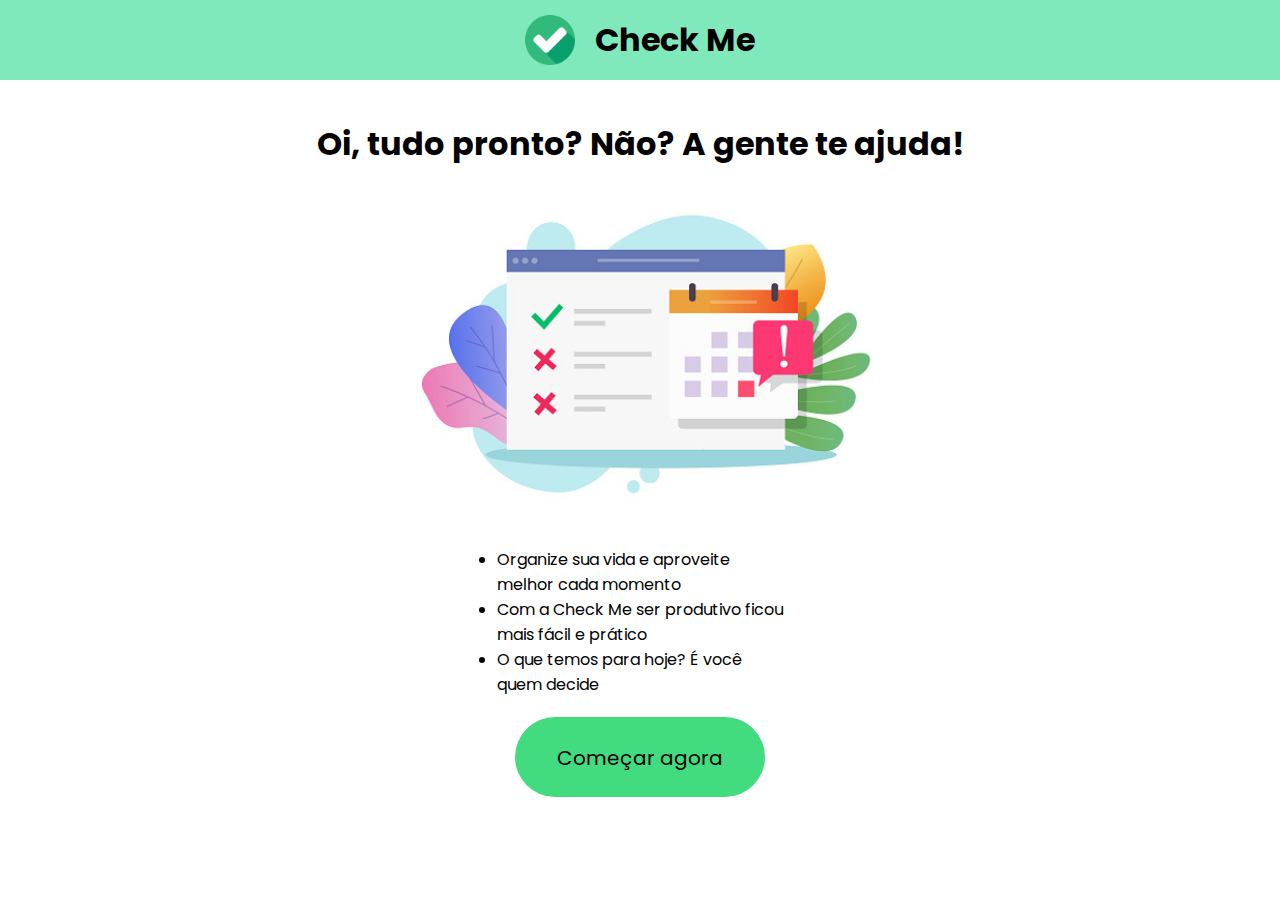
<file: index.html>
<!DOCTYPE html>
<html lang="pt-br">

<head>
    <meta charset="UTF-8">
    <meta http-equiv="X-UA-Compatible" content="IE=edge">
    <meta name="viewport" content="width=device-width, initial-scale=1.0">
    <title>Check Me</title>
    <link rel="stylesheet" href="styles.css">
    <link rel="icon" href="imagens/logo.png">
</head>

<body>
    <div class="main">
        <div class="header">
            <div class="header-item logo">
                <img src="./imagens/logo.png" width="50px">
            </div>
            <div class="header-item link">
                <h1>Check Me</h1>
            </div>
        </div>
        <div class="titulo">
            <h1>Oi, tudo pronto? Não? A gente te ajuda!</h1>
        </div>
        <img src="./imagens/pag_index.jpg" width="80%" class="imagem">
        <!-- texto-->
        <div class="lista">
            <ul>
                <li> Organize sua vida e aproveite melhor cada momento</li>
                <li>Com a Check Me ser produtivo ficou mais fácil e prático</li>
                <li>O que temos para hoje? É você quem decide</li>
            </ul>
        </div>
        <!-- botão começar-->
        <div class="button">
                <button class="sign-up"><a href="tarefas.html">Começar agora</a></button>
        </div>
    </div>
</body>

</html>
</file>
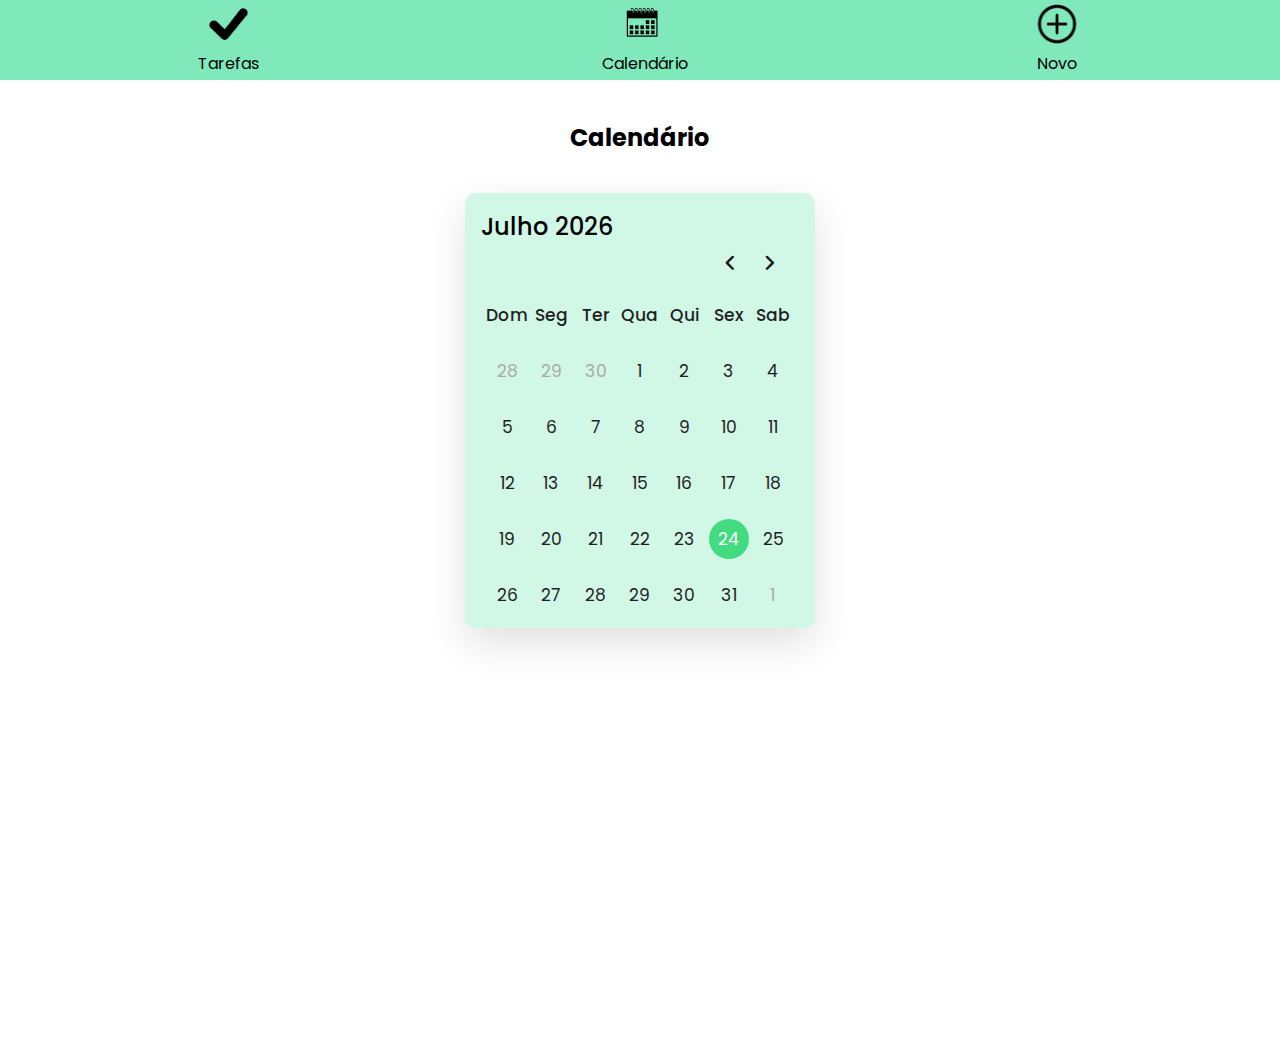
<file: calendario.html>
<!DOCTYPE html>
<html lang="pt-br">

<head>
    <meta charset="UTF-8">
    <meta http-equiv="X-UA-Compatible" content="IE=edge">
    <meta name="viewport" content="width=device-width, initial-scale=1.0">
    <title>Check Me</title>
    <link rel="stylesheet" href="styles.css">
    <link rel="icon" href="imagens/logo.png">
    <!-- Google Font Link for Icons -->
    <link rel="stylesheet"
        href="https://fonts.googleapis.com/css2?family=Material+Symbols+Rounded:opsz,wght,FILL,GRAD@20..48,100..700,0..1,-50..200">
    <script src="calendario.js" defer></script>
</head>

<body>

    <body>
        <div class="header opcoes">
            <div class="opcao">
                <a href="tarefas.html">
                <img class="icon" src="./imagens/check_icon.png"></a>
                <p class="descricao"><a href="tarefas.html">Tarefas</a></p>
            </div>
            <div class="opcao">
                <a href="calendario.html">
                    <img class="icon" src="./imagens/calendario.png">
                </a>
                <p class="descricao"><a href="calendario.html">Calendário</a></p>
            </div>
            <div class="opcao">
                <a href="novo.html">
                <img class="icon" src="./imagens/plus.png"></a>
                <p class="descricao"><a href="novo.html">Novo</a></p>
            </div>
        </div>
        <h2>Calendário</h2>
    </body>
    </head>

    <body>
        <div class="header-calendario">
            <div class="wrapper">
                <p class="data-atual"></p>
                <div class="icones">
                    <span id="anterior" class="material-symbols-rounded">chevron_left</span>
                    <span id="proximo" class="material-symbols-rounded">chevron_right</span>
                </div>
                <div class="calendario">
                    <ul class="semanas">
                        <li>Dom</li>
                        <li>Seg</li>
                        <li>Ter</li>
                        <li>Qua</li>
                        <li>Qui</li>
                        <li>Sex</li>
                        <li>Sab</li>
                    </ul>
                    <ul class="dias"></ul>
                </div>
            </div>
        </div>
    </body>

</html>
</file>
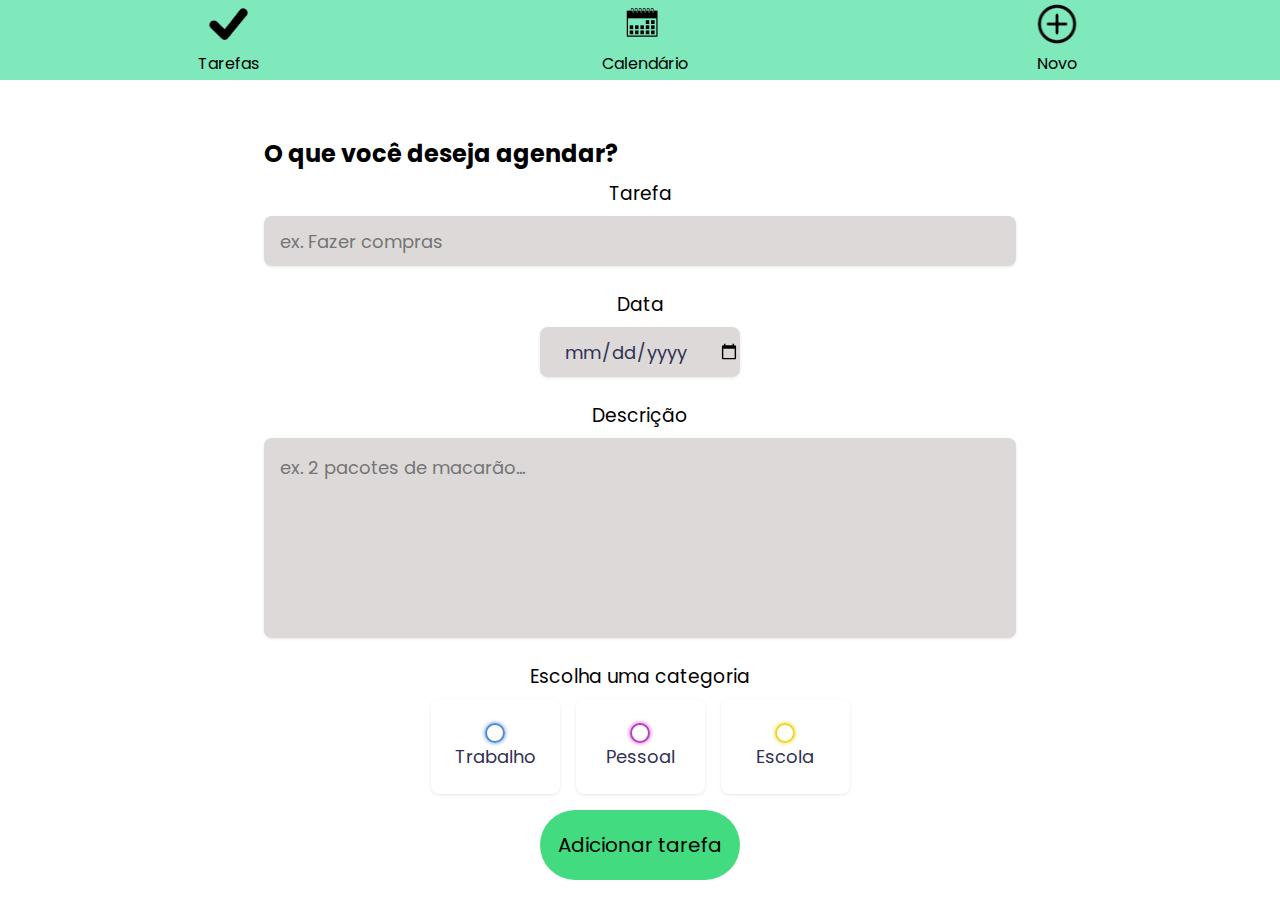
<file: novo.html>
<!DOCTYPE html>
<html lang="pt-br">

<head>
    <meta charset="UTF-8">
    <meta http-equiv="X-UA-Compatible" content="IE=edge">
    <meta name="viewport" content="width=device-width, initial-scale=1.0">
    <title>Check Me</title>
    <link rel="stylesheet" href="styles.css">
    <link rel="icon" href="imagens/logo.png">
</head>

<body>

    <body>
        <div class="header opcoes">
            <div class="opcao">
                <a href="tarefas.html">
                <img class="icon" src="./imagens/check_icon.png"></a>
                <p class="descricao"><a href="tarefas.html">Tarefas</a></p>
            </div>
            <div class="opcao">
                <a href="calendario.html">
                    <img class="icon" src="./imagens/calendario.png">
                </a>
                <p class="descricao"><a href="calendario.html">Calendário</a></p>
            </div>
            <div class="opcao">
                <a href="novo.html">
                <img class="icon" src="./imagens/plus.png"></a>
                <p class="descricao"><a href="novo.html">Novo</a></p>
            </div>
        </div>
    </body>
    <main class="app">
        <section class="criar-todo">
            <h2>O que você deseja agendar?</h2>
            <form id="new-todo-form">
                <h3>Tarefa</h3>
                <input type="text" name="content" id="content" placeholder="ex. Fazer compras" />
                <h3>Data</h3>
                <div type="text" class="modal fade" id="form" tabindex="-1" aria-labelledby="exampleModalLabel"
                    aria-hidden="true">
                    <input type="date" class="form-control" name="" id="dateInput">
                </div>
                <h3>Descrição</h3>
                <textarea type="text" name="" class="form-control" id="textarea" cols="30" rows="5"
                    placeholder="ex. 2 pacotes de macarão..."></textarea>

                <h3>Escolha uma categoria</h3>
                <div class="categorias">
                    <label>
                        <input type="radio" name="category" id="category1" value="trabalho" />
                        <span class="bubble trabalho"></span>
                        <div>Trabalho</div>
                    </label>
                    <label>
                        <input type="radio" name="category" id="category2" value="pessoal" />
                        <span class="bubble pessoal"></span>
                        <div>Pessoal</div>
                    </label>

                    <label>
                        <input type="radio" name="category" id="category3" value="escola" />
                        <span class="bubble escola"></span>
                        <div>Escola</div>
                    </label>
                </div>
                <input type="submit" value="Adicionar tarefa" />
            </form>
        </section>
    </main>
    <script src="todolist.js"></script>
</body>

</html>
</file>
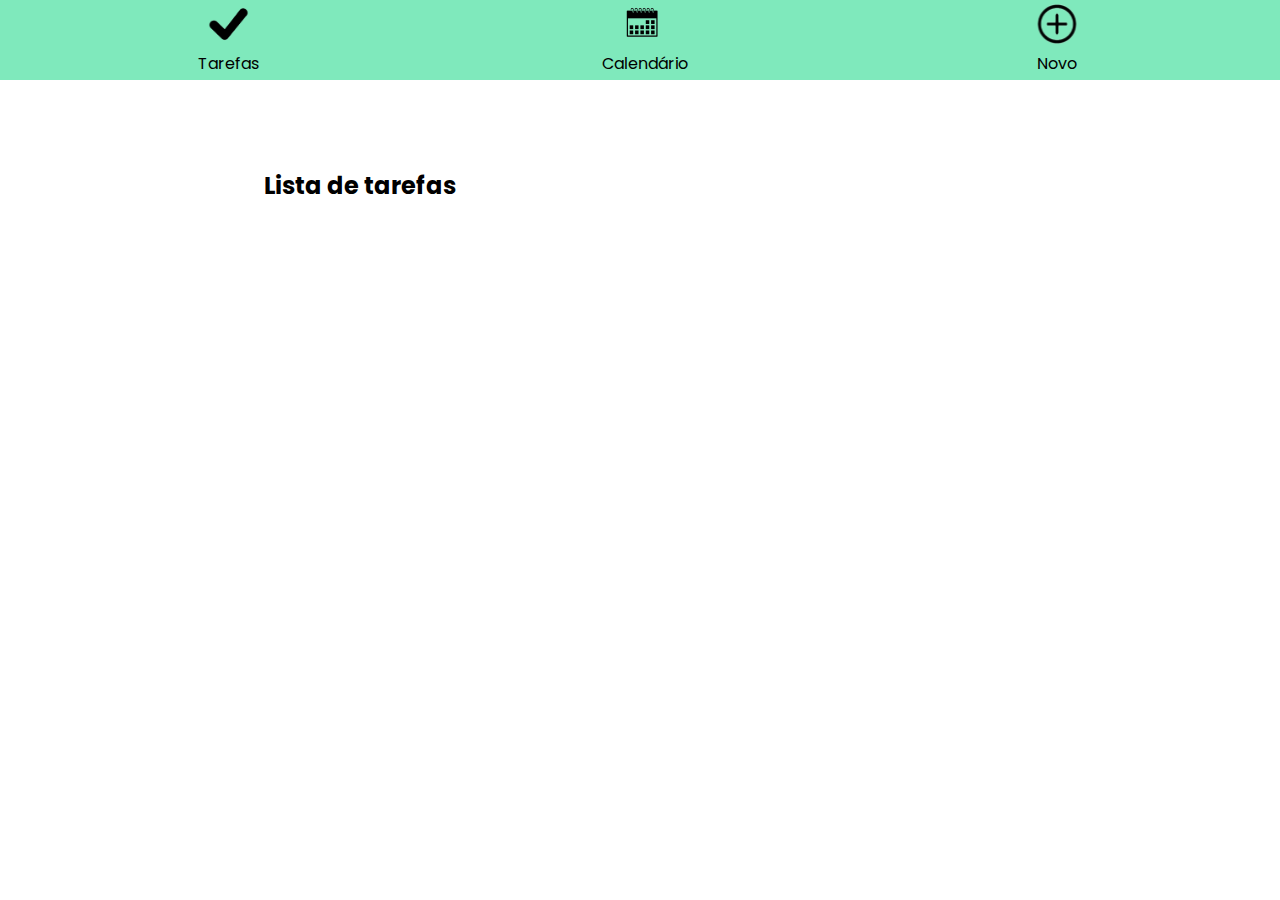
<file: tarefas.html>
<!DOCTYPE html>
<html lang="pt-br">

<head>
    <meta charset="UTF-8">
    <meta http-equiv="X-UA-Compatible" content="IE=edge">
    <meta name="viewport" content="width=device-width, initial-scale=1.0">
    <title>Check Me</title>
    <link rel="stylesheet" href="styles.css">
    <link rel="icon" href="imagens/logo.png">
</head>

<body>
    <div class="header opcoes">
            <div class="opcao">
                <a href="tarefas.html">
                <img class="icon" src="./imagens/check_icon.png"></a>
                <p class="descricao"><a href="tarefas.html">Tarefas</a></p>
            </div>
            <div class="opcao">
                <a href="calendario.html">
                    <img class="icon" src="./imagens/calendario.png">
                </a>
                <p class="descricao"><a href="calendario.html">Calendário</a></p>
            </div>
            <div class="opcao">
                <a href="novo.html">
                <img class="icon" src="./imagens/plus.png"></a>
                <p class="descricao"><a href="novo.html">Novo</a></p>
            </div>
        </div>
    <main class="app">
        <section class="criar-todo">
            <form id="new-todo-form">
                <div class="categorias">
                </div>     
        </section>
        <section class="todo-list">
            <h2>Lista de tarefas</h2>
            <div class="list" id="todo-list"></div>
        </section>
    </main>
    <script src="todolist.js"></script>
</body>

</html>
</file>
<file: styles.css>
@import url('https://fonts.googleapis.com/css2?family=Poppins:wght@400;500;600&display=swap');

* {
    margin: 0;
    padding: 0;
    box-sizing: border-box;
    font-family: 'Poppins', sans-serif;
}

div.percentage {
    line-height: 300%;
    font-family: 'Poppins', sans-serif;
    font-style: normal;

    color: #000000;
}

body {
    display: flex;
    flex-direction: column;
    justify-content: center;
    align-items: center;
    font-family: 'Courier New', Courier, monospace;
    margin: 0;

}

section {
    margin-top: 1rem;
    margin-bottom: 1rem;
    padding-left: 1.5rem;
    padding-right: 1.5rem;
}

.main {
    width: 100%;
    display: flex;
    flex-direction: column;
    align-items: center;
}

.header {
    display: flex;
    width: 100%;
    align-items: center;
    margin-bottom: 40px;
    justify-content: center;
    gap: 20px;
    background-color: #7FE9BC;
    padding: 10px 20px;
    height: 80px;
}

.header>.header-item {
    display: flex;
    justify-content: space-around;
    gap: 20px;

}

.titulo {
    display: flex;
    justify-content: center;
    text-align: center;
    max-width: 60%;
}

.lista {
    display: flex;
    justify-content: center;
    margin: 10px 10px 50px 10px;
}

.lista>ul {
    max-width: 65%;
    height: 120px;
    display: flex;
    flex-direction: column;
    justify-content: space-between;

}

.imagem {
    width: 80%;
    max-width: 500px;
}

.button {
    width: 250px;
    height: 80px;
    border-radius: 80px;
    background-color: #43DB7F;
    display: flex;
    align-items: center;
    justify-content: center;
    border: 10 10;
}

.button>.sign-up {
    display: flex;
    align-items: center;
    justify-content: center;
    height: 40%;
    width: 80%;
    font-size: 20px;
    background-color: #43DB7F;
    display: flex;
    align-items: flex-end;
    border: none;
    margin: 0 auto;
    font-weight: 400;
}

.icon {
    height: 40px;
}

.opcoes {
    justify-content: space-around;
    gap: 0;
    color: #000000;
    font-weight: 400;
}

.opcao {
    display: flex;
    flex-direction: column;
    align-items: center;
    text-decoration: none;

}
.button>.sign-up a{
    text-decoration: none; 
    color: #000000;
}
.opcoes a{
    text-decoration: none;
    color: #000000;
}

/*calendario*/
.header-calendario {
    align-items: center;
    padding: 30px;
    justify-content: center;
    min-height: 100vh;
}

.header-calendario>.wrapper {
    width: 350px;
    background: rgba(127, 233, 188, 0.36);
    border-radius: 10px;
    box-shadow: 0 15px 40px rgba(0, 0, 0, 0.12);
    justify-content: center;
}

.wrapper header {
    display: flex;
    align-items: center;
    padding: 25px 30px 10px;
    justify-content: space-betweence;
}

.icones {
    display: flex;
    padding-left: 70%;
}

.icones span {
    height: 38px;
    width: 38px;
    margin: 0 1px;
    cursor: pointer;
    color: rgb(26, 24, 24);
    text-align: center;
    line-height: 38px;
    font-size: 1.9rem;
    user-select: none;
    border-radius: 50%;
}

.icones span:last-child {
    margin-right: -10px;
}

.icones span:hover {
    background: #f0faf6;
}

.data-atual {
    padding-top: 1rem;
    padding-left: 1rem;
    font-size: 150%;
    font-weight: 500;
}

.calendario {
    padding: 20px;
}

.calendario ul {
    display: flex;
    flex-wrap: wrap;
    list-style: none;
    text-align: center;
}

.calendario .days {
    margin-bottom: 20px;
}

.calendario li {
    color: rgb(31, 30, 30);
    width: calc(100% / 7);
    font-size: 1.07rem;
}

.calendario .semanas li {
    font-weight: 500;
    cursor: default;
}

.calendario .dias li {
    z-index: 1;
    cursor: pointer;
    position: relative;
    margin-top: 30px;
}

.dias li.inactive {
    color: #aaa;
}

.dias li.active {
    color: #fff;
}

.dias li::before {
    position: absolute;
    content: "";
    left: 50%;
    top: 50%;
    height: 40px;
    width: 40px;
    z-index: -1;
    border-radius: 50%;
    transform: translate(-50%, -50%);
}

.dias li.active::before {
    background: #43DB7F;
}

.dias li:not(.active):hover::before {
    background: #f2f2f2;
}

/*todo-list*/
:root {
    --trabalho: rgb(80, 139, 207);
    --escola: rgb(237, 213, 32);
    --pessoal: rgb(192, 58, 185);
    --light: #EEE;
    --grey: #888;
	--dark: #313154;
	--danger: #ff5b57;
    --sombra: 0 1px 3px rgba(0, 0, 0, 0.1);
    --traballho-glow: 0px 0px 4px rgb(80, 139, 207);
    --escola-glow: 0px 0px 4px rgb(237, 213, 32);
    --pessoal-glow: 0px 0px 4px rgb(192, 58, 185);
    --trabalho-glow: 0px 0px 4px rgb(80, 139, 207);
}

input:not([type="radio"]):not([type="checkbox"]),
button {
    appearance: none;
    border: none;
    outline: none;
    background: none;
    cursor: initial;

}

h3 {
    font-size: 1 rem;
    font-weight: 400;
    margin-bottom: 0.5rem;
}

h2 {
    font-weight: 700;
    margin-bottom: 0.5rem;
}

.criar-todo input[type="text"] {
    display: block;
    height: 50px;
    width: 100%;
    font-size: 1.125rem;
    padding: 1rem;
    color: var(--dark);
    background-color: rgb(221, 217, 217);
    border-radius: 00.5rem;
    box-shadow: var(--sombra);
    margin-bottom: 1.5rem;
}
.criar-todo textarea[type="text"] {   
    display: block;
    height: 200px;
    width: 100%;
    font-size: 1.125rem;
    padding: 1rem;
    color: var(--dark);
    background-color: rgb(221, 217, 217);
    border-radius: 00.5rem;
    box-shadow: var(--sombra);
    margin-bottom: 1.5rem;
    border: 0 none;
    outline: 0;
    resize: none;
}
.criar-todo input[type="date"] {
    padding-left: 1.5rem;
    display: block;
    height: 50px;
    width: 200px;
    font-size: 1.125rem;
    padding: 1.5 rem;
    color: var(--dark);
    background-color: rgb(221, 217, 217);
    border-radius: 00.5rem;
    box-shadow: var(--sombra);
    margin-bottom: 1.5rem;
    cursor: pointer;
}
.criar-todo .categorias {
    display: grid;
    grid-template-columns: repeat(3, 1fr);
    grid-gap: 1rem;
    margin-bottom: 1rem;
}

.criar-todo .categorias label {
    display: flex;
    flex-direction: column;
    align-items: center;
    justify-content: center;
    background-color: #FFF;
    padding: 1.5rem;
    border-radius: 0.5rem;
    box-shadow: var(--sombra);
    cursor: pointer;
}

input[type="radio"],
input[type="checkbox"] {
    display: none;
}

.bubble {
    display: flex;
    align-items: center;
    justify-content: center;
    width: 20px;
    height: 20px;
    border-radius: 50%;
}

.bubble.trabalho {
    border: 2px solid var(--trabalho);
    border-color: var(--trabalho);
    box-shadow: var(--trabalho-glow);
}
.bubble.pessoal {
    border: 2px solid var(--pessoal);
    border-color: var(--pessoal);
    box-shadow: var(--pessoal-glow);
}

.bubble.escola {
    border: 2px solid var(--escola);
    border-color: var(--escola);
    box-shadow: var(--escola-glow);
}

.bubble::after {
    content: '';
    display: block;
    opacity: 0;
    width: 0px;
    height: 0px;
    background-color: var(--trabalho);
    box-shadow: var(--traballho-glow);
    border-radius: 50%;
    transition: 0.2s ease-in-out;
}
.bubble.pessoal::after{
    background-color: var(--pessoal);
    box-shadow: var(--pessoal-glow);
}
.bubble.escola::after{
    background-color: var(--escola);
    box-shadow: var(--escola-glow);
}
input:checked ~ .bubble::after{
    width: 10px;
    height: 10px;
    opacity: 1;
}
.criar-todo .categorias label div{
    color: var(--dark);
    font-size: 1.125rem;
    margin-top: 1.5 rem;
}
.criar-todo input[type="submit"]{
    display: block;
    width: 200px;
    height: 70px;
    font-size: 20px;
    font-weight: 400;
    border-radius: 80px;
    background-color: #43DB7F;
    transition: 0.2s ease-in-out;
    align-items: center;
    justify-content: center;
    cursor: pointer;
}
.criar-todo input[type="submit"]:hover{
    opacity: 0.75;
}

form{
    display: flex;
    flex-direction: column;
    justify-content: center;
    align-items: center;
}

/*lista de tarefas*/
main{
    width: 90%;
    max-width: 800px;
}


.todo-list .todo-item{
    width: 100%;
    display: block;
    align-items: center;
    background-color: rgba(127, 233, 188, 0.36);
    padding: 1rem;
    border-radius: 0.5rem;
    box-shadow: var(--sombra);
    margin-bottom: 1rem;
}

.todo-item label{
    display: block;
    margin-right: 1rem;
    cursor: pointer;
}

.todo-item .content-todo{
    flex: 100%;
}

.todo-item .content-todo input{
    color: var(--dark);
    font-size: 1.125rem;
}


.todo-item .actions{
    display: flex;
    align-items: center;
    padding-left: 70%;
}

.todo-item .actions button:hover{
    opacity: 0.75;
}

.todo-item .actions button{
    display: block;
    padding: 1rem;
    border-radius: 0.25rem;
    color: --dark;
    cursor: pointer;
    transition: 0.2s ease-in-out;
}

.todo-item .actions .delete{
    background-color: #ee2d57;
}

.todo-item.done .content-todo input{
    text-decoration: line-through;
    color: var(--grey);
}

.todo-item .date-todo input{

    font-size: 1 rem;
    color: var(--dark);
    display: flex;
    align-items: center;
    flex-wrap: wrap;
    padding-top: 1rem;
}
.todo-item .description-todo input[type="text"]{
    padding-top: 1rem;
    font-size: 1 rem;
    flex: 100%;
    color: var(--dark);
    overflow-wrap: break-word;
    display: flex;
    align-items: center;

}

.todo-item.done .description-todo input{
    color: var(--grey);
}
.todo-item.done .date-todo input{
    color: var(--grey);
}
</file>
